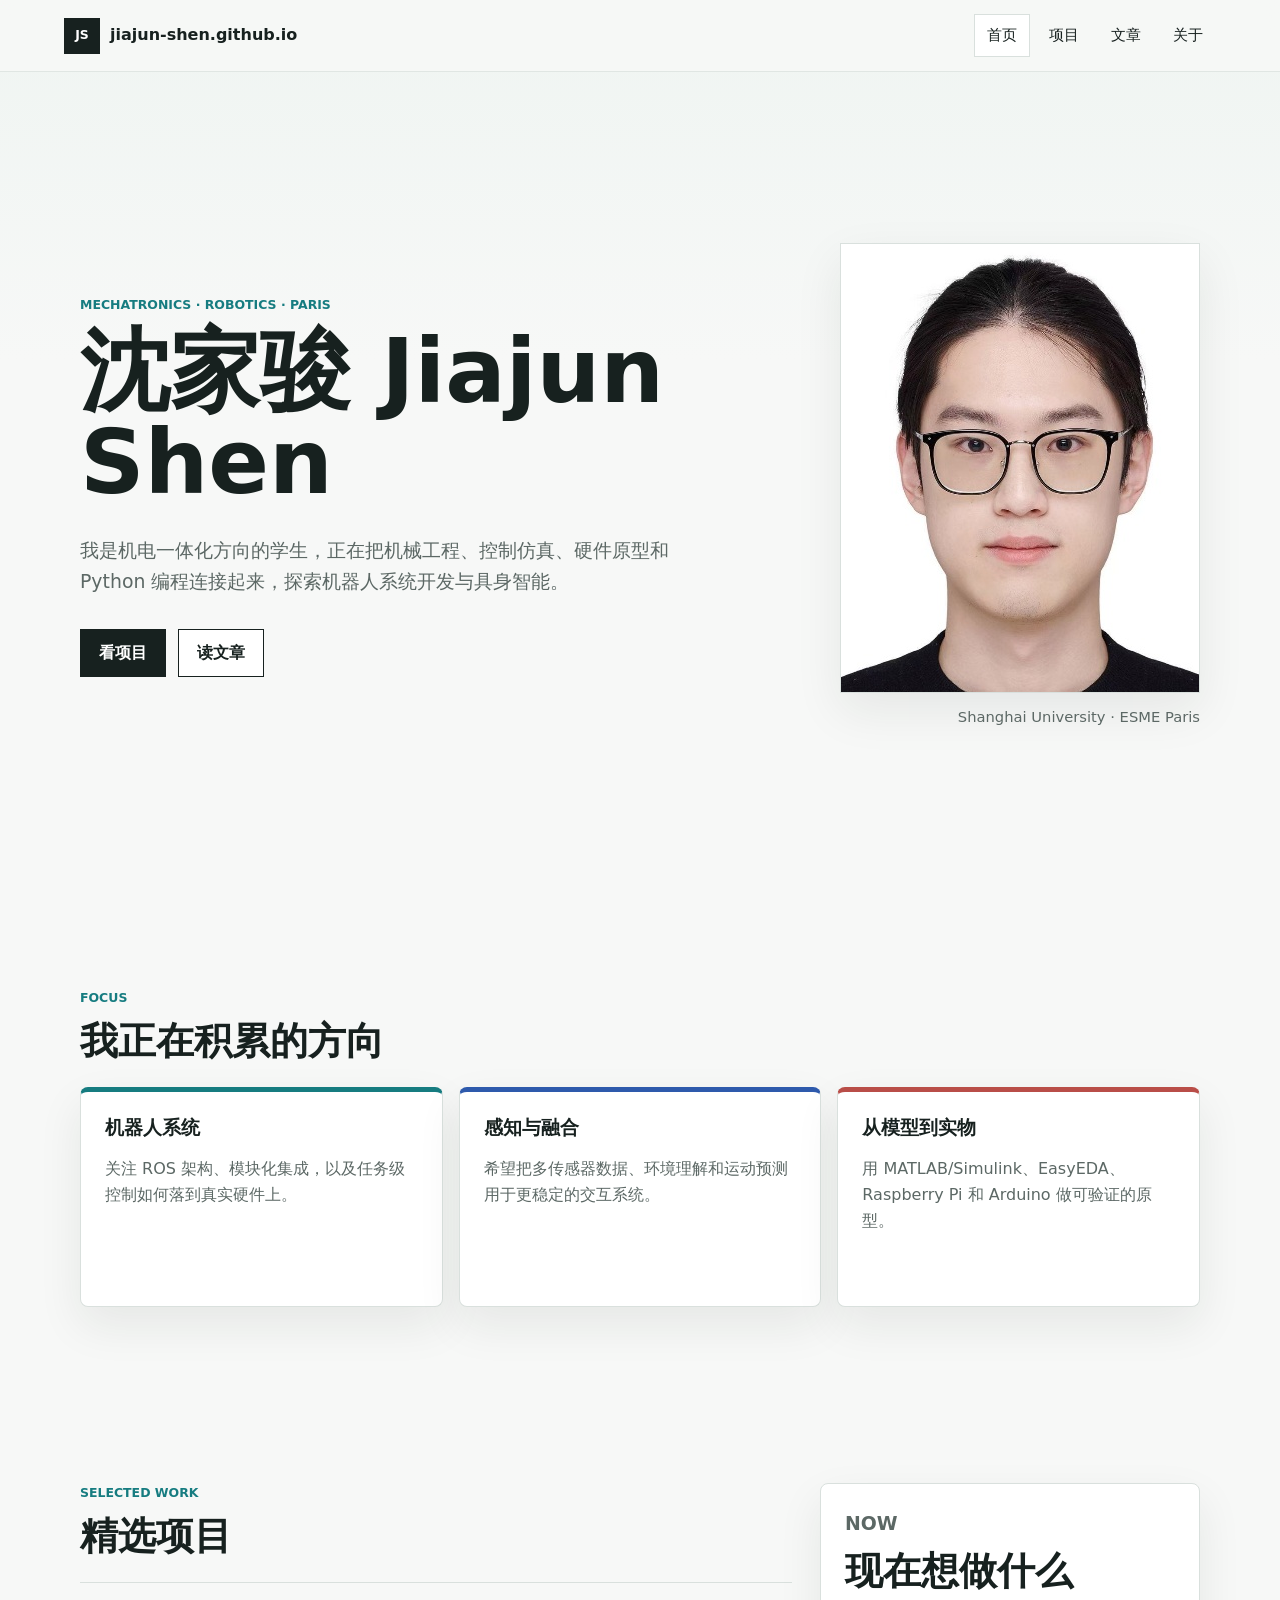
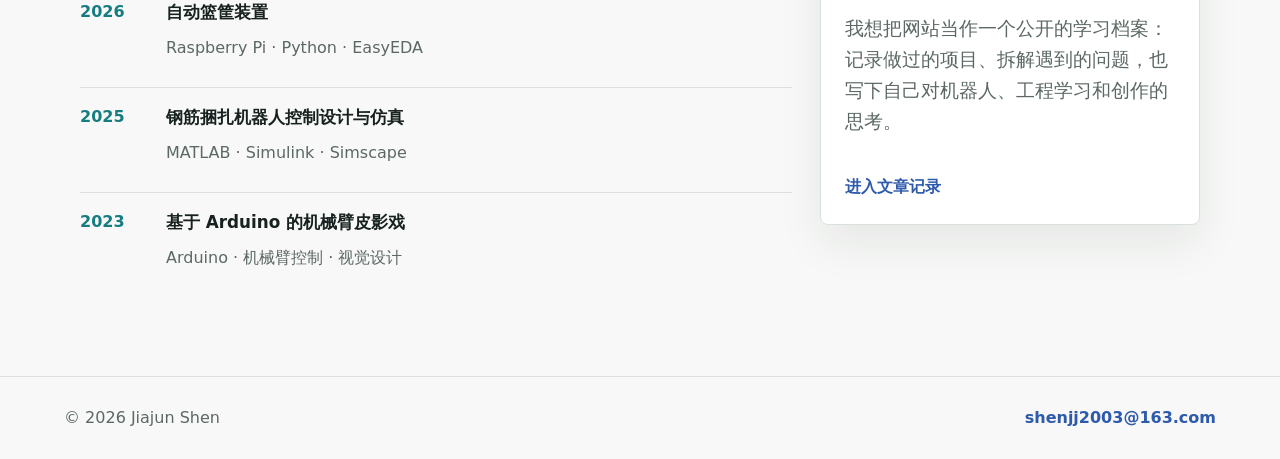
<file: index.html>
<!doctype html>
<html lang="zh-CN">
  <head>
    <meta charset="utf-8">
    <meta name="viewport" content="width=device-width, initial-scale=1">
    <title>沈家骏 Jiajun Shen</title>
    <meta name="description" content="沈家骏的个人网站，记录机器人、机电一体化、项目作品与学习思考。">
    <link rel="stylesheet" href="assets/styles.css">
    <script src="assets/main.js" defer></script>
  </head>
  <body data-page="home">
    <header class="site-header">
      <a class="brand" href="index.html" aria-label="回到首页">
        <span class="brand-mark">JS</span>
        <span>jiajun-shen.github.io</span>
      </a>
      <nav class="site-nav" aria-label="主导航">
        <a href="index.html">首页</a>
        <a href="projects.html">项目</a>
        <a href="writing.html">文章</a>
        <a href="about.html">关于</a>
      </nav>
    </header>

    <main>
      <section class="hero section">
        <div class="hero-copy">
          <!-- 修改这里：首页主标题和个人定位 -->
          <p class="eyebrow">Mechatronics · Robotics · Paris</p>
          <h1>沈家骏 Jiajun Shen</h1>
          <p class="lead">
            我是机电一体化方向的学生，正在把机械工程、控制仿真、硬件原型和 Python 编程连接起来，探索机器人系统开发与具身智能。
          </p>
          <div class="hero-actions">
            <a class="button primary" href="projects.html">看项目</a>
            <a class="button secondary" href="writing.html">读文章</a>
          </div>
        </div>
        <figure class="portrait">
          <img src="assets/profile.jpeg" alt="沈家骏头像">
          <figcaption>Shanghai University · ESME Paris</figcaption>
        </figure>
      </section>

      <section class="section">
        <div class="section-heading">
          <p class="eyebrow">Focus</p>
          <h2>我正在积累的方向</h2>
        </div>
        <div class="focus-grid">
          <article class="focus-card accent-teal">
            <h3>机器人系统</h3>
            <p>关注 ROS 架构、模块化集成，以及任务级控制如何落到真实硬件上。</p>
          </article>
          <article class="focus-card accent-cobalt">
            <h3>感知与融合</h3>
            <p>希望把多传感器数据、环境理解和运动预测用于更稳定的交互系统。</p>
          </article>
          <article class="focus-card accent-coral">
            <h3>从模型到实物</h3>
            <p>用 MATLAB/Simulink、EasyEDA、Raspberry Pi 和 Arduino 做可验证的原型。</p>
          </article>
        </div>
      </section>

      <section class="section split-section">
        <div>
          <div class="section-heading">
            <p class="eyebrow">Selected Work</p>
            <h2>精选项目</h2>
          </div>
          <div class="mini-list">
            <a href="projects.html#basketball-device">
              <span>2026</span>
              <strong>自动篮筐装置</strong>
              <em>Raspberry Pi · Python · EasyEDA</em>
            </a>
            <a href="projects.html#rebar-robot">
              <span>2025</span>
              <strong>钢筋捆扎机器人控制设计与仿真</strong>
              <em>MATLAB · Simulink · Simscape</em>
            </a>
            <a href="projects.html#shadow-puppet-arm">
              <span>2023</span>
              <strong>基于 Arduino 的机械臂皮影戏</strong>
              <em>Arduino · 机械臂控制 · 视觉设计</em>
            </a>
          </div>
        </div>
        <aside class="current-panel">
          <p class="eyebrow">Now</p>
          <h2>现在想做什么</h2>
          <p>
            我想把网站当作一个公开的学习档案：记录做过的项目、拆解遇到的问题，也写下自己对机器人、工程学习和创作的思考。
          </p>
          <a class="text-link" href="writing.html">进入文章记录</a>
        </aside>
      </section>
    </main>

    <footer class="site-footer">
      <span>© <span data-year></span> Jiajun Shen</span>
      <a href="mailto:shenjj2003@163.com">shenjj2003@163.com</a>
    </footer>
  </body>
</html>
</file>
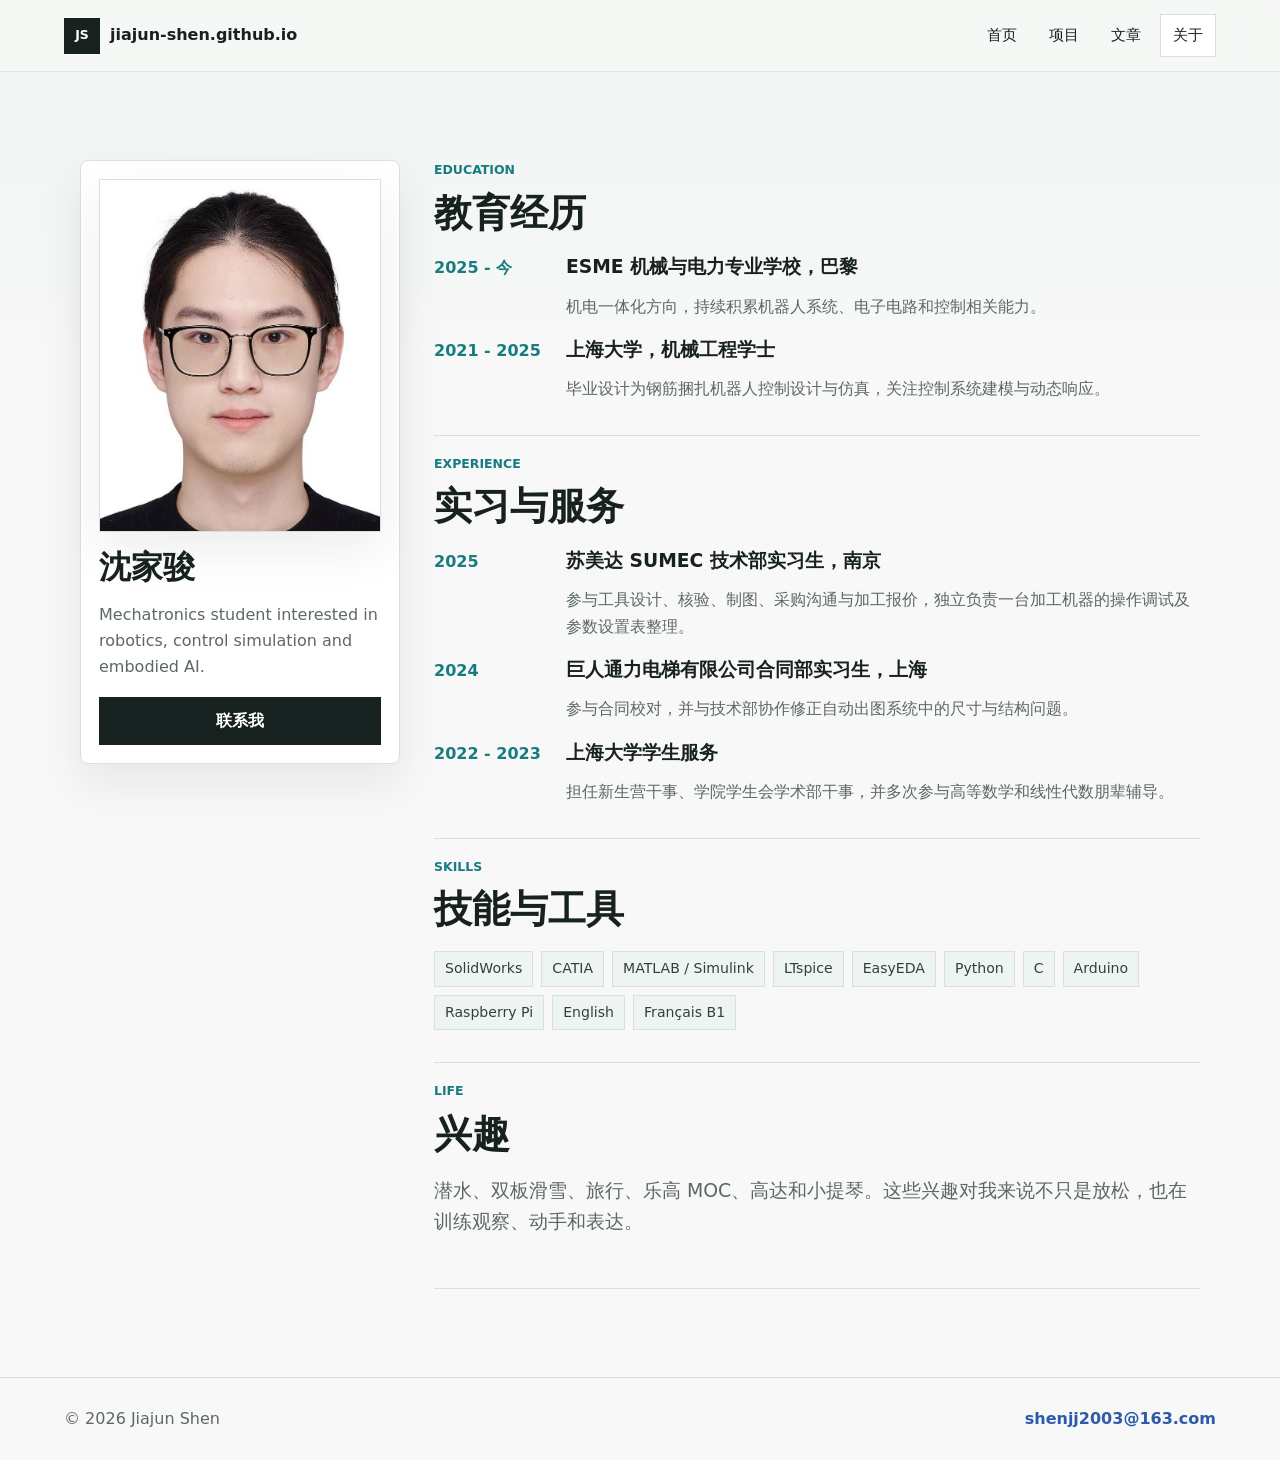
<file: about.html>
<!doctype html>
<html lang="zh-CN">
  <head>
    <meta charset="utf-8">
    <meta name="viewport" content="width=device-width, initial-scale=1">
    <title>关于 · 沈家骏 Jiajun Shen</title>
    <meta name="description" content="沈家骏的教育经历、实习经历、技能、兴趣与联系方式。">
    <link rel="stylesheet" href="assets/styles.css">
    <script src="assets/main.js" defer></script>
  </head>
  <body data-page="about">
    <header class="site-header">
      <a class="brand" href="index.html" aria-label="回到首页">
        <span class="brand-mark">JS</span>
        <span>jiajun-shen.github.io</span>
      </a>
      <nav class="site-nav" aria-label="主导航">
        <a href="index.html">首页</a>
        <a href="projects.html">项目</a>
        <a href="writing.html">文章</a>
        <a href="about.html">关于</a>
      </nav>
    </header>

    <main class="section about-layout">
      <aside class="about-card">
        <img src="assets/profile.jpeg" alt="沈家骏头像">
        <h1>沈家骏</h1>
        <p>Mechatronics student interested in robotics, control simulation and embodied AI.</p>
        <a class="button primary full-width" href="mailto:shenjj2003@163.com">联系我</a>
      </aside>

      <div class="about-main">
        <section class="content-block">
          <p class="eyebrow">Education</p>
          <h2>教育经历</h2>
          <div class="timeline">
            <article>
              <span>2025 - 今</span>
              <h3>ESME 机械与电力专业学校，巴黎</h3>
              <p>机电一体化方向，持续积累机器人系统、电子电路和控制相关能力。</p>
            </article>
            <article>
              <span>2021 - 2025</span>
              <h3>上海大学，机械工程学士</h3>
              <p>毕业设计为钢筋捆扎机器人控制设计与仿真，关注控制系统建模与动态响应。</p>
            </article>
          </div>
        </section>

        <section class="content-block">
          <p class="eyebrow">Experience</p>
          <h2>实习与服务</h2>
          <div class="timeline">
            <article>
              <span>2025</span>
              <h3>苏美达 SUMEC 技术部实习生，南京</h3>
              <p>参与工具设计、核验、制图、采购沟通与加工报价，独立负责一台加工机器的操作调试及参数设置表整理。</p>
            </article>
            <article>
              <span>2024</span>
              <h3>巨人通力电梯有限公司合同部实习生，上海</h3>
              <p>参与合同校对，并与技术部协作修正自动出图系统中的尺寸与结构问题。</p>
            </article>
            <article>
              <span>2022 - 2023</span>
              <h3>上海大学学生服务</h3>
              <p>担任新生营干事、学院学生会学术部干事，并多次参与高等数学和线性代数朋辈辅导。</p>
            </article>
          </div>
        </section>

        <section class="content-block">
          <p class="eyebrow">Skills</p>
          <h2>技能与工具</h2>
          <div class="skill-cloud">
            <span>SolidWorks</span>
            <span>CATIA</span>
            <span>MATLAB / Simulink</span>
            <span>LTspice</span>
            <span>EasyEDA</span>
            <span>Python</span>
            <span>C</span>
            <span>Arduino</span>
            <span>Raspberry Pi</span>
            <span>English</span>
            <span>Français B1</span>
          </div>
        </section>

        <section class="content-block">
          <p class="eyebrow">Life</p>
          <h2>兴趣</h2>
          <p class="wide-text">
            潜水、双板滑雪、旅行、乐高 MOC、高达和小提琴。这些兴趣对我来说不只是放松，也在训练观察、动手和表达。
          </p>
        </section>
      </div>
    </main>

    <footer class="site-footer">
      <span>© <span data-year></span> Jiajun Shen</span>
      <a href="mailto:shenjj2003@163.com">shenjj2003@163.com</a>
    </footer>
  </body>
</html>
</file>
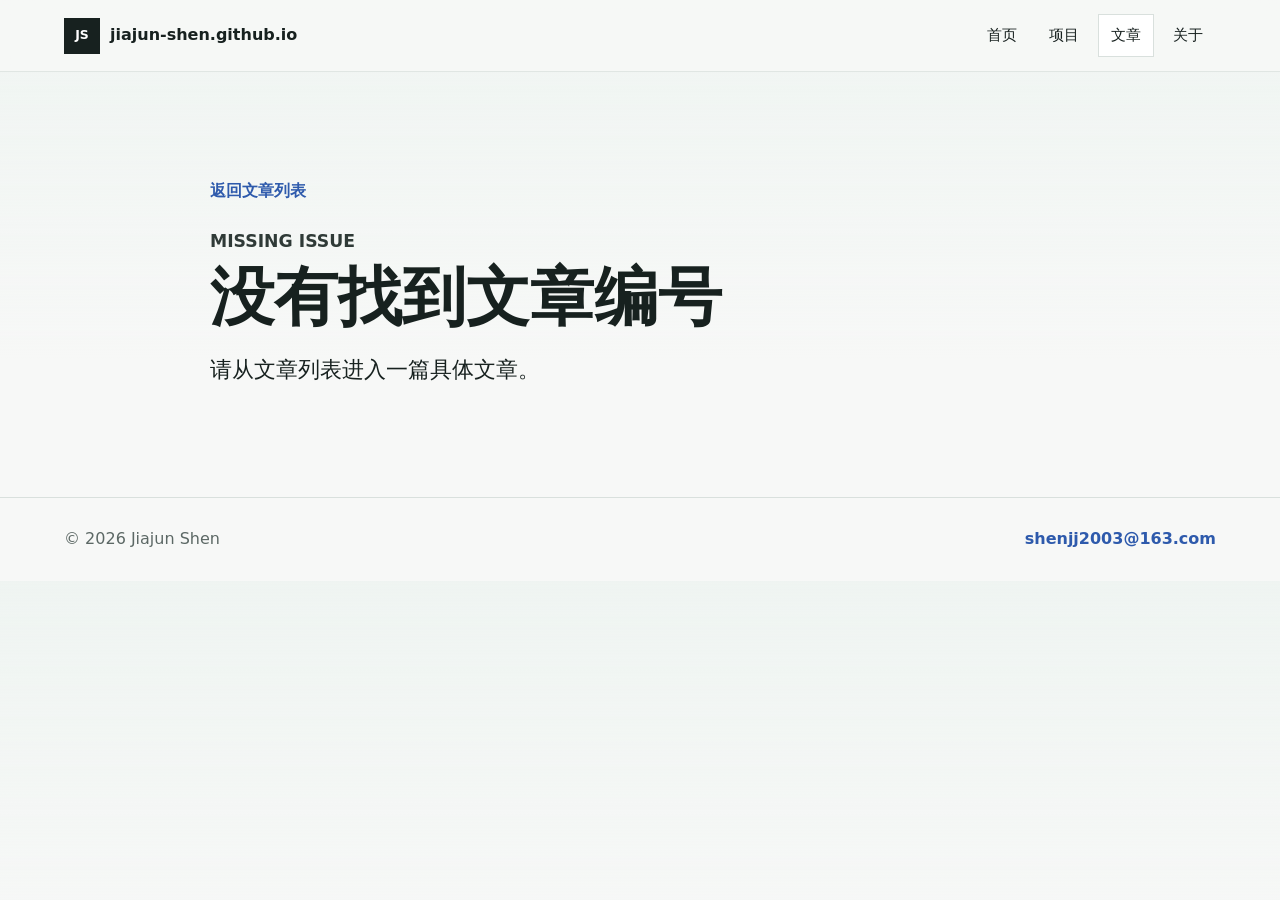
<file: article.html>
<!doctype html>
<html lang="zh-CN">
  <head>
    <meta charset="utf-8">
    <meta name="viewport" content="width=device-width, initial-scale=1">
    <title>文章 · 沈家骏 Jiajun Shen</title>
    <meta name="description" content="沈家骏的文章详情。">
    <link rel="stylesheet" href="assets/styles.css">
    <script src="assets/main.js" defer></script>
  </head>
  <body data-page="writing">
    <header class="site-header">
      <a class="brand" href="index.html" aria-label="回到首页">
        <span class="brand-mark">JS</span>
        <span>jiajun-shen.github.io</span>
      </a>
      <nav class="site-nav" aria-label="主导航">
        <a href="index.html">首页</a>
        <a href="projects.html">项目</a>
        <a href="writing.html">文章</a>
        <a href="about.html">关于</a>
      </nav>
    </header>

    <main class="section article-layout">
      <a class="text-link" href="writing.html">返回文章列表</a>
      <article class="prose issue-article" data-issue-article>
        <p class="eyebrow">Loading</p>
        <h1>正在读取文章...</h1>
        <p class="lead">这篇文章会从 GitHub Issues 自动载入。</p>
      </article>
    </main>

    <footer class="site-footer">
      <span>© <span data-year></span> Jiajun Shen</span>
      <a href="mailto:shenjj2003@163.com">shenjj2003@163.com</a>
    </footer>
  </body>
</html>
</file>
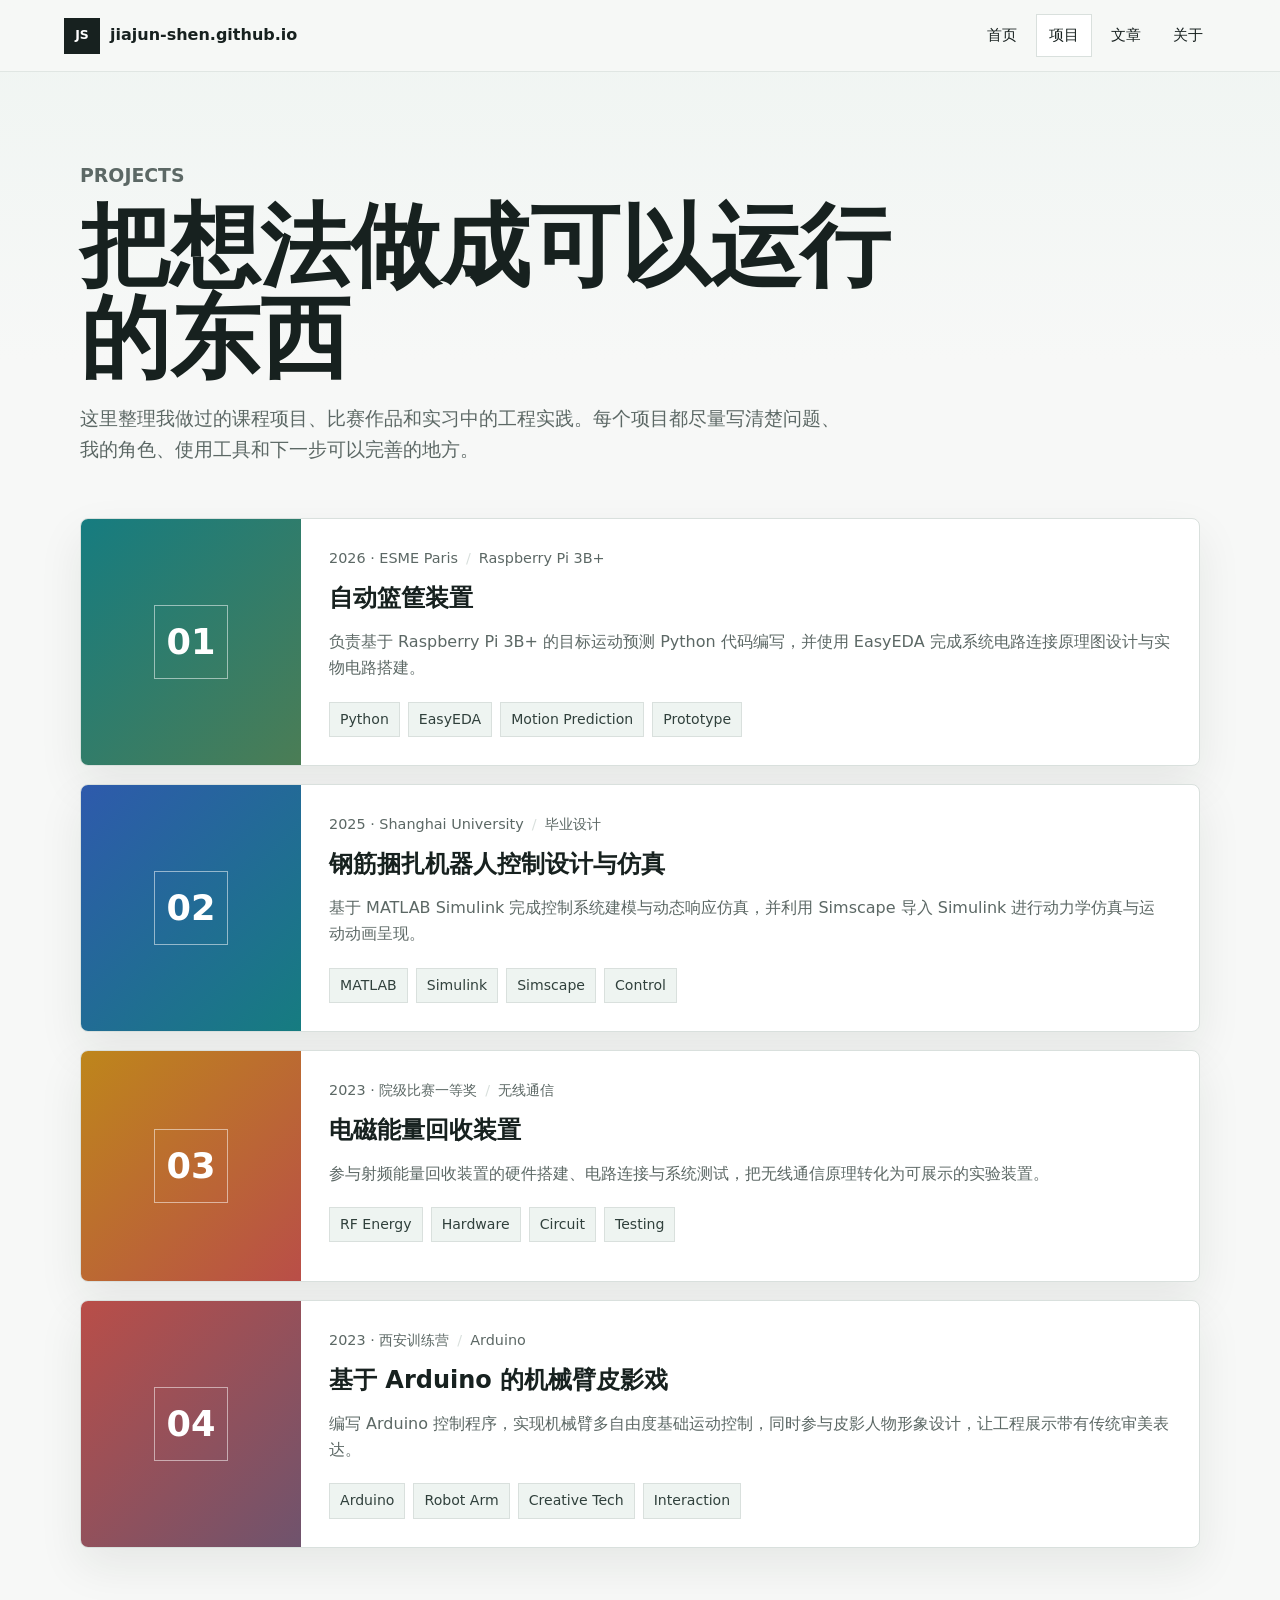
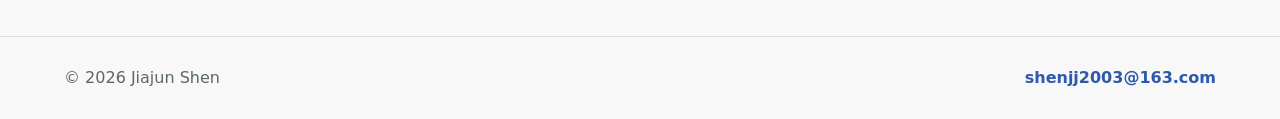
<file: projects.html>
<!doctype html>
<html lang="zh-CN">
  <head>
    <meta charset="utf-8">
    <meta name="viewport" content="width=device-width, initial-scale=1">
    <title>项目 · 沈家骏 Jiajun Shen</title>
    <meta name="description" content="沈家骏的项目作品：机器人、控制仿真、硬件原型与工程实践。">
    <link rel="stylesheet" href="assets/styles.css">
    <script src="assets/main.js" defer></script>
  </head>
  <body data-page="projects">
    <header class="site-header">
      <a class="brand" href="index.html" aria-label="回到首页">
        <span class="brand-mark">JS</span>
        <span>jiajun-shen.github.io</span>
      </a>
      <nav class="site-nav" aria-label="主导航">
        <a href="index.html">首页</a>
        <a href="projects.html">项目</a>
        <a href="writing.html">文章</a>
        <a href="about.html">关于</a>
      </nav>
    </header>

    <main class="section page-layout">
      <header class="page-intro">
        <!-- 修改这里：项目页开头说明 -->
        <p class="eyebrow">Projects</p>
        <h1>把想法做成可以运行的东西</h1>
        <p>
          这里整理我做过的课程项目、比赛作品和实习中的工程实践。每个项目都尽量写清楚问题、我的角色、使用工具和下一步可以完善的地方。
        </p>
      </header>

      <section class="project-list" aria-label="项目列表">
        <article class="project-card" id="basketball-device">
          <div class="project-visual visual-teal">
            <span>01</span>
          </div>
          <div class="project-body">
            <div class="project-meta">
              <span>2026 · ESME Paris</span>
              <span>Raspberry Pi 3B+</span>
            </div>
            <h2>自动篮筐装置</h2>
            <p>
              负责基于 Raspberry Pi 3B+ 的目标运动预测 Python 代码编写，并使用 EasyEDA 完成系统电路连接原理图设计与实物电路搭建。
            </p>
            <ul class="tag-list">
              <li>Python</li>
              <li>EasyEDA</li>
              <li>Motion Prediction</li>
              <li>Prototype</li>
            </ul>
          </div>
        </article>

        <article class="project-card" id="rebar-robot">
          <div class="project-visual visual-cobalt">
            <span>02</span>
          </div>
          <div class="project-body">
            <div class="project-meta">
              <span>2025 · Shanghai University</span>
              <span>毕业设计</span>
            </div>
            <h2>钢筋捆扎机器人控制设计与仿真</h2>
            <p>
              基于 MATLAB Simulink 完成控制系统建模与动态响应仿真，并利用 Simscape 导入 Simulink 进行动力学仿真与运动动画呈现。
            </p>
            <ul class="tag-list">
              <li>MATLAB</li>
              <li>Simulink</li>
              <li>Simscape</li>
              <li>Control</li>
            </ul>
          </div>
        </article>

        <article class="project-card" id="rf-harvesting">
          <div class="project-visual visual-amber">
            <span>03</span>
          </div>
          <div class="project-body">
            <div class="project-meta">
              <span>2023 · 院级比赛一等奖</span>
              <span>无线通信</span>
            </div>
            <h2>电磁能量回收装置</h2>
            <p>
              参与射频能量回收装置的硬件搭建、电路连接与系统测试，把无线通信原理转化为可展示的实验装置。
            </p>
            <ul class="tag-list">
              <li>RF Energy</li>
              <li>Hardware</li>
              <li>Circuit</li>
              <li>Testing</li>
            </ul>
          </div>
        </article>

        <article class="project-card" id="shadow-puppet-arm">
          <div class="project-visual visual-coral">
            <span>04</span>
          </div>
          <div class="project-body">
            <div class="project-meta">
              <span>2023 · 西安训练营</span>
              <span>Arduino</span>
            </div>
            <h2>基于 Arduino 的机械臂皮影戏</h2>
            <p>
              编写 Arduino 控制程序，实现机械臂多自由度基础运动控制，同时参与皮影人物形象设计，让工程展示带有传统审美表达。
            </p>
            <ul class="tag-list">
              <li>Arduino</li>
              <li>Robot Arm</li>
              <li>Creative Tech</li>
              <li>Interaction</li>
            </ul>
          </div>
        </article>
      </section>
    </main>

    <footer class="site-footer">
      <span>© <span data-year></span> Jiajun Shen</span>
      <a href="mailto:shenjj2003@163.com">shenjj2003@163.com</a>
    </footer>
  </body>
</html>
</file>
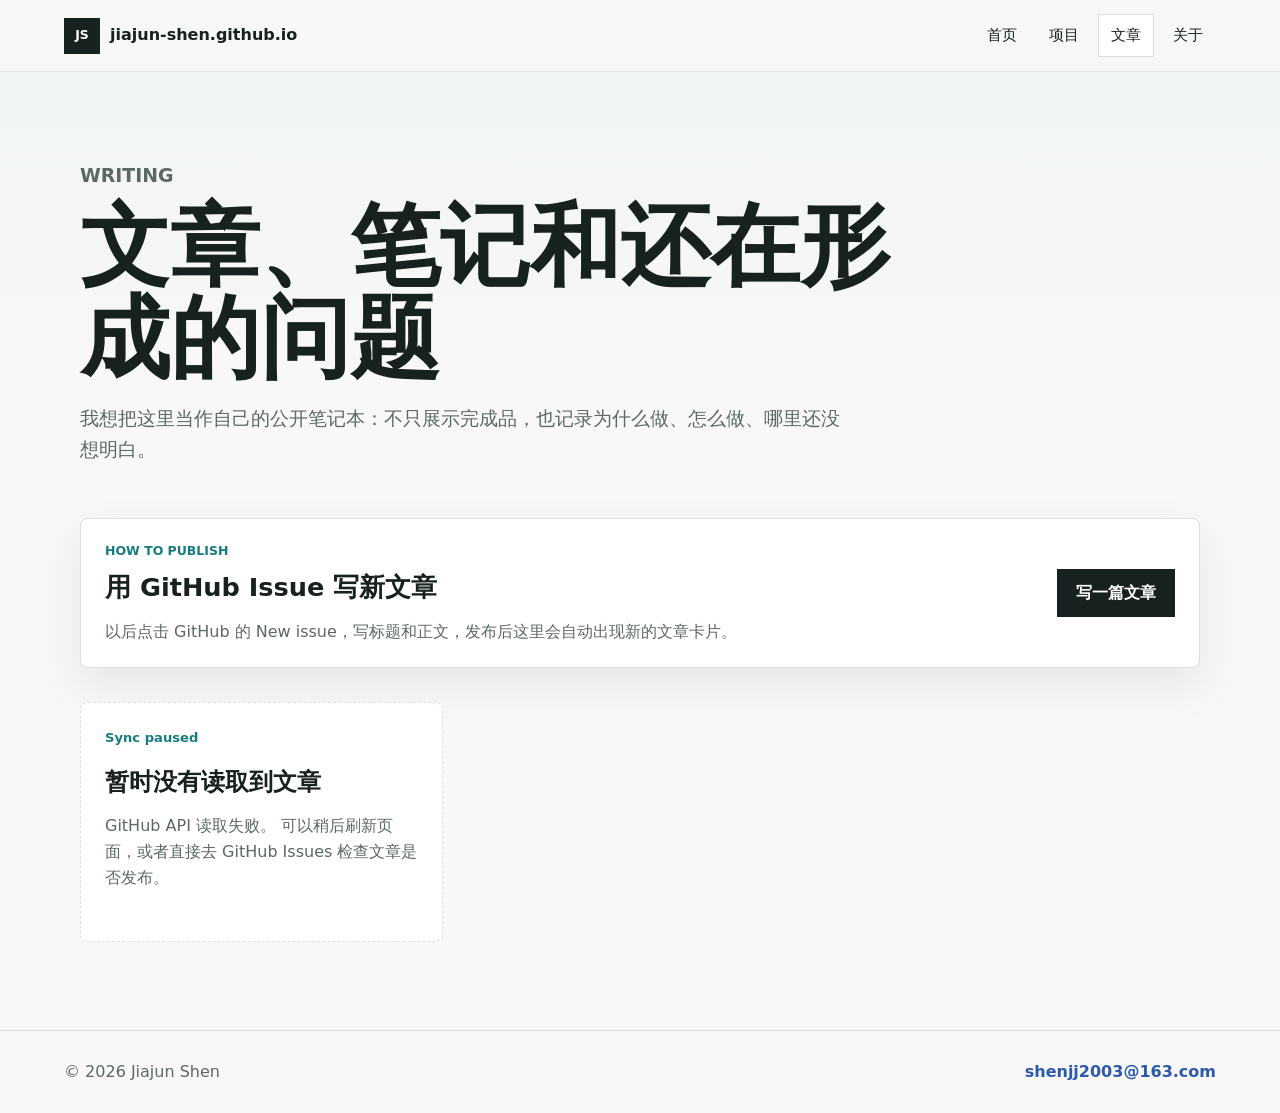
<file: writing.html>
<!doctype html>
<html lang="zh-CN">
  <head>
    <meta charset="utf-8">
    <meta name="viewport" content="width=device-width, initial-scale=1">
    <title>文章 · 沈家骏 Jiajun Shen</title>
    <meta name="description" content="沈家骏的文章、学习笔记和工程思考。">
    <link rel="stylesheet" href="assets/styles.css">
    <script src="assets/main.js" defer></script>
  </head>
  <body data-page="writing">
    <header class="site-header">
      <a class="brand" href="index.html" aria-label="回到首页">
        <span class="brand-mark">JS</span>
        <span>jiajun-shen.github.io</span>
      </a>
      <nav class="site-nav" aria-label="主导航">
        <a href="index.html">首页</a>
        <a href="projects.html">项目</a>
        <a href="writing.html">文章</a>
        <a href="about.html">关于</a>
      </nav>
    </header>

    <main class="section page-layout">
      <header class="page-intro">
        <!-- 修改这里：文章页开头说明 -->
        <p class="eyebrow">Writing</p>
        <h1>文章、笔记和还在形成的问题</h1>
        <p>
          我想把这里当作自己的公开笔记本：不只展示完成品，也记录为什么做、怎么做、哪里还没想明白。
        </p>
      </header>

      <section class="article-toolbar" aria-label="写作入口">
        <div>
          <p class="eyebrow">How to publish</p>
          <h2>用 GitHub Issue 写新文章</h2>
          <p>以后点击 GitHub 的 New issue，写标题和正文，发布后这里会自动出现新的文章卡片。</p>
        </div>
        <a class="button primary" href="https://github.com/jiajun-shen/jiajun-shen.github.io/issues/new/choose" target="_blank" rel="noreferrer">写一篇文章</a>
      </section>

      <section class="article-grid" aria-label="文章列表" data-issue-list>
        <article class="article-card loading-card">
          <span class="article-date">Loading</span>
          <h2>正在读取文章...</h2>
          <p>文章会从 GitHub Issues 自动同步到这里。</p>
        </article>
      </section>
    </main>

    <footer class="site-footer">
      <span>© <span data-year></span> Jiajun Shen</span>
      <a href="mailto:shenjj2003@163.com">shenjj2003@163.com</a>
    </footer>
  </body>
</html>
</file>
<file: assets/styles.css>
:root {
  color-scheme: light;
  --bg: #f7f8f7;
  --surface: #ffffff;
  --surface-soft: #eef4f1;
  --ink: #17211f;
  --muted: #5c6865;
  --line: #d9e0dd;
  --teal: #167c80;
  --cobalt: #2e5aac;
  --coral: #b94e48;
  --amber: #be861b;
  --green: #4b7d55;
  --shadow: 0 18px 45px rgba(23, 33, 31, 0.08);
}

* {
  box-sizing: border-box;
}

html {
  scroll-behavior: smooth;
}

body {
  margin: 0;
  background:
    linear-gradient(180deg, rgba(238, 244, 241, 0.9), rgba(247, 248, 247, 0) 360px),
    var(--bg);
  color: var(--ink);
  font-family: Inter, ui-sans-serif, system-ui, -apple-system, BlinkMacSystemFont, "Segoe UI", "Microsoft YaHei", sans-serif;
  line-height: 1.65;
}

img {
  display: block;
  max-width: 100%;
}

a {
  color: inherit;
  text-decoration: none;
}

a:focus-visible,
button:focus-visible {
  outline: 3px solid rgba(22, 124, 128, 0.35);
  outline-offset: 3px;
}

.site-header {
  position: sticky;
  top: 0;
  z-index: 10;
  display: flex;
  align-items: center;
  justify-content: space-between;
  gap: 24px;
  min-height: 72px;
  padding: 14px clamp(18px, 5vw, 72px);
  border-bottom: 1px solid rgba(217, 224, 221, 0.78);
  background: rgba(247, 248, 247, 0.92);
  backdrop-filter: blur(18px);
}

.brand {
  display: inline-flex;
  align-items: center;
  gap: 10px;
  font-weight: 800;
  white-space: nowrap;
}

.brand-mark {
  display: inline-grid;
  place-items: center;
  width: 36px;
  height: 36px;
  border: 1px solid var(--ink);
  background: var(--ink);
  color: #fff;
  font-size: 0.78rem;
}

.site-nav {
  display: flex;
  align-items: center;
  gap: 6px;
  font-size: 0.96rem;
}

.site-nav a {
  padding: 8px 12px;
  border: 1px solid transparent;
}

.site-nav a:hover,
.site-nav a[aria-current="page"] {
  border-color: var(--line);
  background: var(--surface);
}

.section {
  width: min(1120px, calc(100% - 36px));
  margin-inline: auto;
  padding-block: clamp(42px, 7vw, 88px);
}

.hero {
  display: grid;
  grid-template-columns: minmax(0, 1.18fr) minmax(260px, 0.82fr);
  align-items: center;
  gap: clamp(36px, 7vw, 92px);
  min-height: calc(100vh - 72px);
}

.hero-copy h1,
.page-intro h1,
.prose h1 {
  margin: 0;
  max-width: 820px;
  font-size: clamp(2.4rem, 7vw, 5.8rem);
  line-height: 1.02;
  letter-spacing: 0;
}

.lead,
.page-intro p,
.current-panel p,
.wide-text {
  color: var(--muted);
  font-size: clamp(1rem, 1.8vw, 1.18rem);
}

.hero-copy .lead {
  max-width: 720px;
  margin: 26px 0 0;
}

.eyebrow {
  margin: 0 0 10px;
  color: var(--teal);
  font-size: 0.78rem;
  font-weight: 800;
  letter-spacing: 0;
  text-transform: uppercase;
}

.hero-actions {
  display: flex;
  flex-wrap: wrap;
  gap: 12px;
  margin-top: 32px;
}

.button {
  display: inline-flex;
  align-items: center;
  justify-content: center;
  min-height: 44px;
  padding: 10px 18px;
  border: 1px solid var(--ink);
  font-weight: 800;
}

.button.primary {
  background: var(--ink);
  color: #fff;
}

.button.secondary {
  background: var(--surface);
}

.button.full-width {
  width: 100%;
}

.portrait {
  margin: 0;
  justify-self: end;
  width: min(100%, 360px);
}

.portrait img,
.about-card img {
  width: 100%;
  aspect-ratio: 4 / 5;
  object-fit: cover;
  border: 1px solid var(--line);
  box-shadow: var(--shadow);
}

.portrait figcaption {
  margin-top: 12px;
  color: var(--muted);
  font-size: 0.92rem;
  text-align: right;
}

.section-heading {
  margin-bottom: 24px;
}

.section-heading h2,
.current-panel h2,
.content-block h2 {
  margin: 0;
  font-size: clamp(1.55rem, 3vw, 2.35rem);
  line-height: 1.18;
  letter-spacing: 0;
}

.focus-grid,
.article-grid {
  display: grid;
  grid-template-columns: repeat(3, minmax(0, 1fr));
  gap: 16px;
}

.focus-card,
.article-card,
.project-card,
.current-panel,
.about-card {
  border: 1px solid var(--line);
  border-radius: 8px;
  background: var(--surface);
  box-shadow: var(--shadow);
}

.focus-card {
  min-height: 220px;
  padding: 24px;
  border-top: 5px solid var(--teal);
}

.focus-card h3,
.article-card h2,
.project-body h2,
.timeline h3 {
  margin: 0;
  line-height: 1.25;
  letter-spacing: 0;
}

.focus-card p,
.article-card p,
.project-body p,
.timeline p {
  margin-bottom: 0;
  color: var(--muted);
}

.accent-cobalt {
  border-top-color: var(--cobalt);
}

.accent-coral {
  border-top-color: var(--coral);
}

.split-section {
  display: grid;
  grid-template-columns: minmax(0, 1fr) minmax(280px, 380px);
  gap: 28px;
  align-items: start;
}

.mini-list {
  display: grid;
  gap: 10px;
}

.mini-list a {
  display: grid;
  grid-template-columns: 68px minmax(0, 1fr);
  gap: 8px 18px;
  padding: 16px 0;
  border-top: 1px solid var(--line);
}

.mini-list span {
  color: var(--teal);
  font-weight: 800;
}

.mini-list strong {
  min-width: 0;
  font-size: 1.05rem;
}

.mini-list em {
  grid-column: 2;
  color: var(--muted);
  font-style: normal;
}

.current-panel {
  padding: 24px;
}

.text-link {
  display: inline-flex;
  align-items: center;
  margin-top: 18px;
  color: var(--cobalt);
  font-weight: 800;
}

.text-link:hover {
  text-decoration: underline;
}

.page-layout {
  display: grid;
  gap: 34px;
}

.page-intro {
  max-width: 860px;
}

.page-intro p {
  max-width: 760px;
}

.project-list {
  display: grid;
  gap: 18px;
}

.project-card {
  display: grid;
  grid-template-columns: 220px minmax(0, 1fr);
  overflow: hidden;
}

.project-visual {
  display: grid;
  place-items: center;
  min-height: 230px;
  color: #fff;
  font-size: 2.2rem;
  font-weight: 900;
}

.project-visual span {
  display: grid;
  place-items: center;
  width: 74px;
  height: 74px;
  border: 1px solid rgba(255, 255, 255, 0.52);
}

.visual-teal {
  background: linear-gradient(135deg, #167c80, #4b7d55);
}

.visual-cobalt {
  background: linear-gradient(135deg, #2e5aac, #167c80);
}

.visual-amber {
  background: linear-gradient(135deg, #be861b, #b94e48);
}

.visual-coral {
  background: linear-gradient(135deg, #b94e48, #6f536d);
}

.project-body {
  padding: 28px;
}

.project-meta {
  display: flex;
  flex-wrap: wrap;
  gap: 8px;
  margin-bottom: 12px;
  color: var(--muted);
  font-size: 0.9rem;
}

.project-meta span + span::before {
  content: "/";
  margin-right: 8px;
  color: var(--line);
}

.tag-list,
.skill-cloud {
  display: flex;
  flex-wrap: wrap;
  gap: 8px;
  padding: 0;
  margin: 20px 0 0;
  list-style: none;
}

.tag-list li,
.skill-cloud span {
  border: 1px solid var(--line);
  background: var(--surface-soft);
  padding: 5px 10px;
  color: #30403c;
  font-size: 0.88rem;
}

.article-card {
  display: block;
  min-height: 240px;
  padding: 24px;
}

.article-card:hover {
  transform: translateY(-2px);
  transition: transform 160ms ease;
}

.article-card.featured {
  grid-column: span 2;
  background: var(--ink);
  color: #fff;
}

.article-card.featured p,
.article-card.featured .article-date {
  color: rgba(255, 255, 255, 0.78);
}

.article-card.featured .text-link {
  color: #fff;
}

.article-date {
  display: block;
  margin-bottom: 18px;
  color: var(--teal);
  font-size: 0.82rem;
  font-weight: 800;
}

.article-toolbar {
  display: flex;
  align-items: center;
  justify-content: space-between;
  gap: 24px;
  padding: 22px 24px;
  border: 1px solid var(--line);
  border-radius: 8px;
  background: var(--surface);
  box-shadow: var(--shadow);
}

.article-toolbar h2 {
  margin: 0;
  font-size: clamp(1.25rem, 2vw, 1.6rem);
  line-height: 1.2;
}

.article-toolbar p:last-child {
  margin-bottom: 0;
  color: var(--muted);
}

.loading-card,
.empty-card {
  border-style: dashed;
  box-shadow: none;
}

.issue-labels {
  margin-top: 18px;
}

.about-layout {
  display: grid;
  grid-template-columns: minmax(250px, 320px) minmax(0, 1fr);
  gap: 34px;
  align-items: start;
}

.about-card {
  position: sticky;
  top: 96px;
  padding: 18px;
}

.about-card h1 {
  margin: 18px 0 6px;
  font-size: 2rem;
  line-height: 1.12;
}

.about-card p {
  color: var(--muted);
}

.about-main {
  display: grid;
  gap: 18px;
}

.content-block {
  padding: 0 0 32px;
  border-bottom: 1px solid var(--line);
}

.timeline {
  display: grid;
  gap: 18px;
  margin-top: 20px;
}

.timeline article {
  display: grid;
  grid-template-columns: 112px minmax(0, 1fr);
  gap: 6px 20px;
}

.timeline span {
  color: var(--teal);
  font-weight: 800;
}

.timeline h3,
.timeline p {
  grid-column: 2;
}

.timeline p {
  margin-top: 6px;
}

.article-layout {
  max-width: 860px;
}

.prose {
  margin-top: 22px;
}

.prose h1 {
  font-size: clamp(2.1rem, 5vw, 4rem);
}

.prose p {
  color: #2f3a37;
  font-size: 1.08rem;
}

.prose .lead {
  color: var(--ink);
  font-size: clamp(1.1rem, 2vw, 1.35rem);
}

.prose h2,
.issue-body h2 {
  margin-top: 34px;
  margin-bottom: 8px;
  font-size: clamp(1.35rem, 2.3vw, 1.85rem);
  line-height: 1.24;
  letter-spacing: 0;
}

.issue-body h3 {
  margin-top: 26px;
  margin-bottom: 6px;
  font-size: 1.2rem;
}

.issue-body ul,
.issue-body ol {
  padding-left: 1.3rem;
}

.issue-body li + li {
  margin-top: 6px;
}

.issue-body blockquote {
  margin: 24px 0;
  padding: 4px 0 4px 18px;
  border-left: 4px solid var(--teal);
  color: var(--muted);
}

.issue-body pre {
  overflow-x: auto;
  padding: 16px;
  border: 1px solid var(--line);
  border-radius: 8px;
  background: #111a18;
  color: #edf6f2;
}

.issue-body code {
  padding: 2px 5px;
  border-radius: 4px;
  background: var(--surface-soft);
  font-size: 0.95em;
}

.issue-body pre code {
  padding: 0;
  background: transparent;
}

.issue-body img {
  margin: 24px 0;
  border: 1px solid var(--line);
  border-radius: 8px;
}

.issue-body a {
  color: var(--cobalt);
  font-weight: 700;
  text-decoration: underline;
  text-decoration-thickness: 1px;
  text-underline-offset: 3px;
}

.site-footer {
  display: flex;
  align-items: center;
  justify-content: space-between;
  gap: 18px;
  padding: 28px clamp(18px, 5vw, 72px);
  border-top: 1px solid var(--line);
  color: var(--muted);
}

.site-footer a {
  color: var(--cobalt);
  font-weight: 700;
}

@media (max-width: 860px) {
  .site-header {
    align-items: flex-start;
    flex-direction: column;
    gap: 12px;
  }

  .site-nav {
    width: 100%;
    overflow-x: auto;
    padding-bottom: 4px;
  }

  .hero,
  .split-section,
  .about-layout,
  .project-card {
    grid-template-columns: 1fr;
  }

  .hero {
    min-height: auto;
  }

  .portrait {
    justify-self: start;
  }

  .focus-grid,
  .article-grid {
    grid-template-columns: 1fr;
  }

  .article-card.featured {
    grid-column: auto;
  }

  .article-toolbar {
    align-items: flex-start;
    flex-direction: column;
  }

  .about-card {
    position: static;
  }

  .timeline article {
    grid-template-columns: 1fr;
  }

  .timeline h3,
  .timeline p {
    grid-column: auto;
  }
}

@media (max-width: 560px) {
  .section {
    width: min(100% - 28px, 1120px);
    padding-block: 38px;
  }

  .brand {
    white-space: normal;
  }

  .mini-list a {
    grid-template-columns: 1fr;
  }

  .mini-list em {
    grid-column: auto;
  }

  .project-body,
  .current-panel,
  .article-card,
  .focus-card {
    padding: 20px;
  }

  .project-visual {
    min-height: 150px;
  }

  .site-footer {
    align-items: flex-start;
    flex-direction: column;
  }
}
</file>
